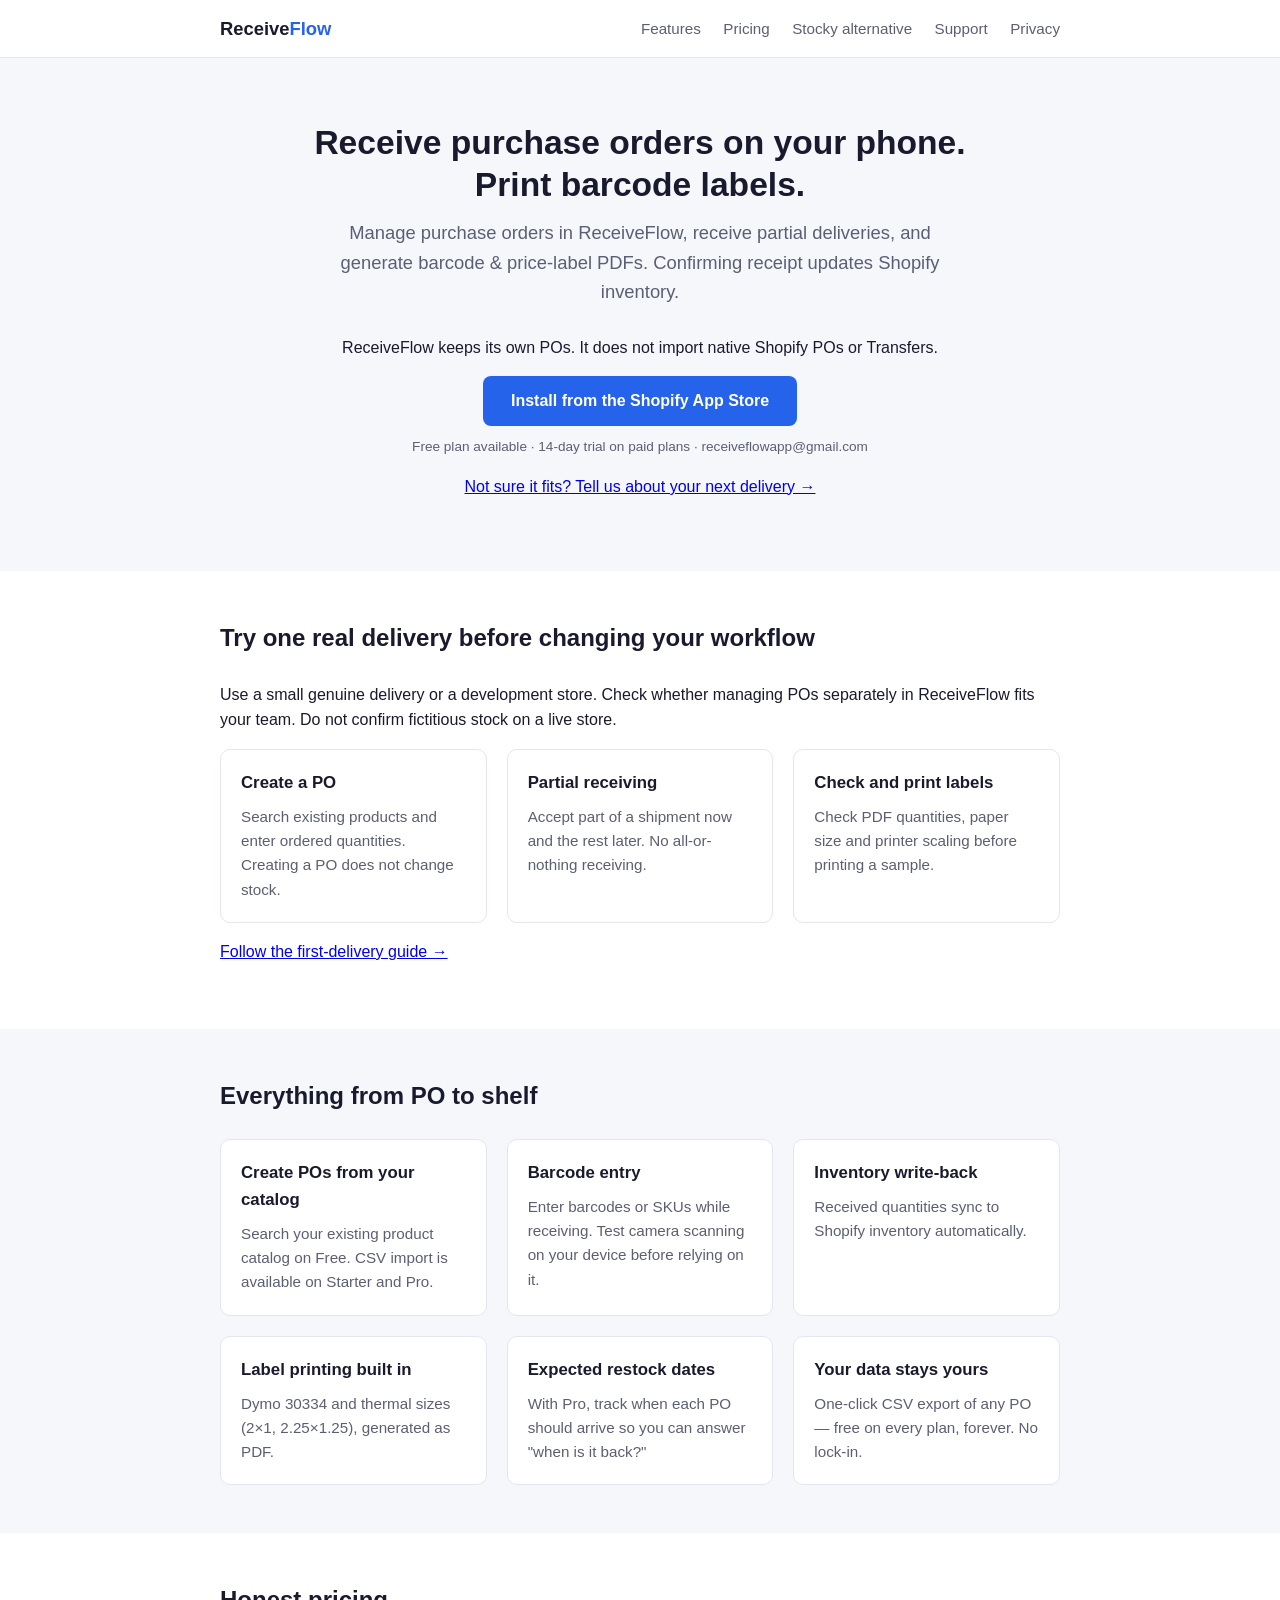
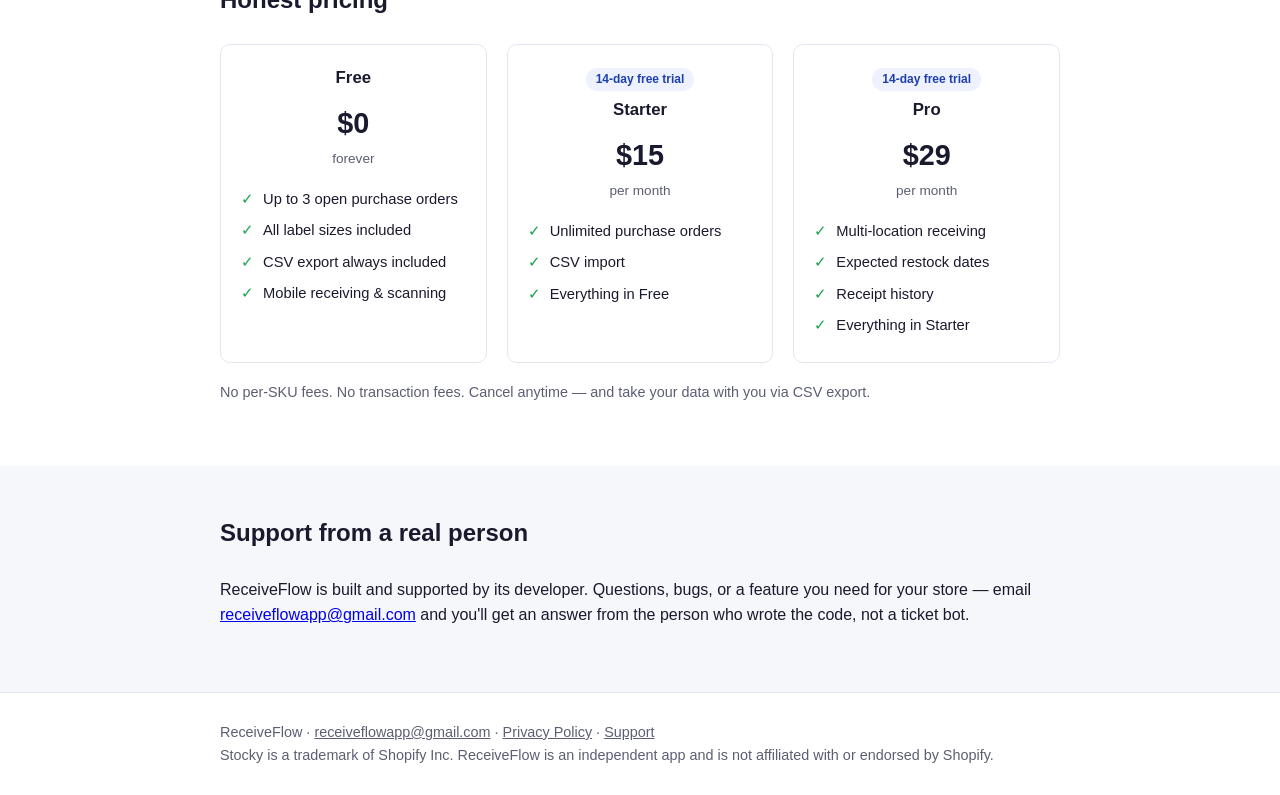
<file: index.html>
<!DOCTYPE html>
<html lang="en">
<head>
<meta charset="UTF-8">
<meta name="viewport" content="width=device-width, initial-scale=1">
<title>ReceiveFlow — Receive purchase orders on your phone and print labels</title>
<meta name="description" content="Manage purchase orders in ReceiveFlow, receive partial deliveries, update Shopify inventory and generate barcode and price-label PDFs.">
<meta name="google-site-verification" content="Xx1z3ZHEzv8lquo427c_LT-HET4gWp7_pUVTdjHYZiM" />
<link rel="stylesheet" href="style.css">
<link rel="canonical" href="https://haruumi1.github.io/receiveflow/">
</head>
<body>

<header class="site">
  <div class="wrap">
    <a class="brand" href="./">Receive<span>Flow</span></a>
    <nav class="site">
      <a href="#features">Features</a>
      <a href="#pricing">Pricing</a>
      <a href="stocky-alternative.html">Stocky alternative</a>
      <a href="support.html">Support</a>
      <a href="privacy.html">Privacy</a>
    </nav>
  </div>
</header>

<div class="hero">
  <div class="wrap">
    <h1>Receive purchase orders on your phone.<br>Print barcode labels.</h1>
    <p class="lead">Manage purchase orders in ReceiveFlow, receive partial deliveries,
    and generate barcode &amp; price-label PDFs. Confirming receipt updates Shopify inventory.</p>
    <p>ReceiveFlow keeps its own POs. It does not import native Shopify POs or Transfers.</p>
    <a class="cta" href="https://apps.shopify.com/receiveflow">Install from the Shopify App Store</a>
    <p class="cta-note">Free plan available · 14-day trial on paid plans · receiveflowapp@gmail.com</p>
    <p><a href="support.html#workflow-fit">Not sure it fits? Tell us about your next delivery →</a></p>
  </div>
</div>

<section id="stocky">
  <div class="wrap">
    <h2>Try one real delivery before changing your workflow</h2>
    <p>Use a small genuine delivery or a development store. Check whether managing POs separately
    in ReceiveFlow fits your team. Do not confirm fictitious stock on a live store.</p>
    <div class="grid">
      <div class="card"><h3>Create a PO</h3><p>Search existing products and enter ordered quantities. Creating a PO does not change stock.</p></div>
      <div class="card"><h3>Partial receiving</h3><p>Accept part of a shipment now and the rest later. No all-or-nothing receiving.</p></div>
      <div class="card"><h3>Check and print labels</h3><p>Check PDF quantities, paper size and printer scaling before printing a sample.</p></div>
    </div>
    <p><a href="quickstart.html">Follow the first-delivery guide →</a></p>
  </div>
</section>

<section class="alt" id="features">
  <div class="wrap">
    <h2>Everything from PO to shelf</h2>
    <div class="grid">
      <div class="card"><h3>Create POs from your catalog</h3><p>Search your existing product catalog on Free. CSV import is available on Starter and Pro.</p></div>
      <div class="card"><h3>Barcode entry</h3><p>Enter barcodes or SKUs while receiving. Test camera scanning on your device before relying on it.</p></div>
      <div class="card"><h3>Inventory write-back</h3><p>Received quantities sync to Shopify inventory automatically.</p></div>
      <div class="card"><h3>Label printing built in</h3><p>Dymo 30334 and thermal sizes (2&times;1, 2.25&times;1.25), generated as PDF.</p></div>
      <div class="card"><h3>Expected restock dates</h3><p>With Pro, track when each PO should arrive so you can answer "when is it back?"</p></div>
      <div class="card"><h3>Your data stays yours</h3><p>One-click CSV export of any PO — free on every plan, forever. No lock-in.</p></div>
    </div>
  </div>
</section>

<section id="pricing">
  <div class="wrap">
    <h2>Honest pricing</h2>
    <div class="grid pricing">
      <div class="card">
        <h3>Free</h3>
        <div class="price">$0</div>
        <div class="per">forever</div>
        <ul>
          <li>Up to 3 open purchase orders</li>
          <li>All label sizes included</li>
          <li>CSV export always included</li>
          <li>Mobile receiving &amp; scanning</li>
        </ul>
      </div>
      <div class="card">
        <span class="badge">14-day free trial</span>
        <h3>Starter</h3>
        <div class="price">$15</div>
        <div class="per">per month</div>
        <ul>
          <li>Unlimited purchase orders</li>
          <li>CSV import</li>
          <li>Everything in Free</li>
        </ul>
      </div>
      <div class="card">
        <span class="badge">14-day free trial</span>
        <h3>Pro</h3>
        <div class="price">$29</div>
        <div class="per">per month</div>
        <ul>
          <li>Multi-location receiving</li>
          <li>Expected restock dates</li>
          <li>Receipt history</li>
          <li>Everything in Starter</li>
        </ul>
      </div>
    </div>
    <p style="color:var(--muted); font-size:0.9rem; margin-top:18px;">
      No per-SKU fees. No transaction fees. Cancel anytime — and take your data with you via CSV export.
    </p>
  </div>
</section>

<section class="alt">
  <div class="wrap">
    <h2>Support from a real person</h2>
    <p>ReceiveFlow is built and supported by its developer. Questions, bugs, or a feature you need
    for your store — email <a href="mailto:receiveflowapp@gmail.com">receiveflowapp@gmail.com</a>
    and you'll get an answer from the person who wrote the code, not a ticket bot.</p>
  </div>
</section>

<footer class="site">
  <div class="wrap">
    ReceiveFlow · <a href="mailto:receiveflowapp@gmail.com">receiveflowapp@gmail.com</a> ·
    <a href="privacy.html">Privacy Policy</a> · <a href="support.html">Support</a><br>
    Stocky is a trademark of Shopify Inc. ReceiveFlow is an independent app and is not affiliated with or endorsed by Shopify.
  </div>
</footer>

</body>
</html>
</file>
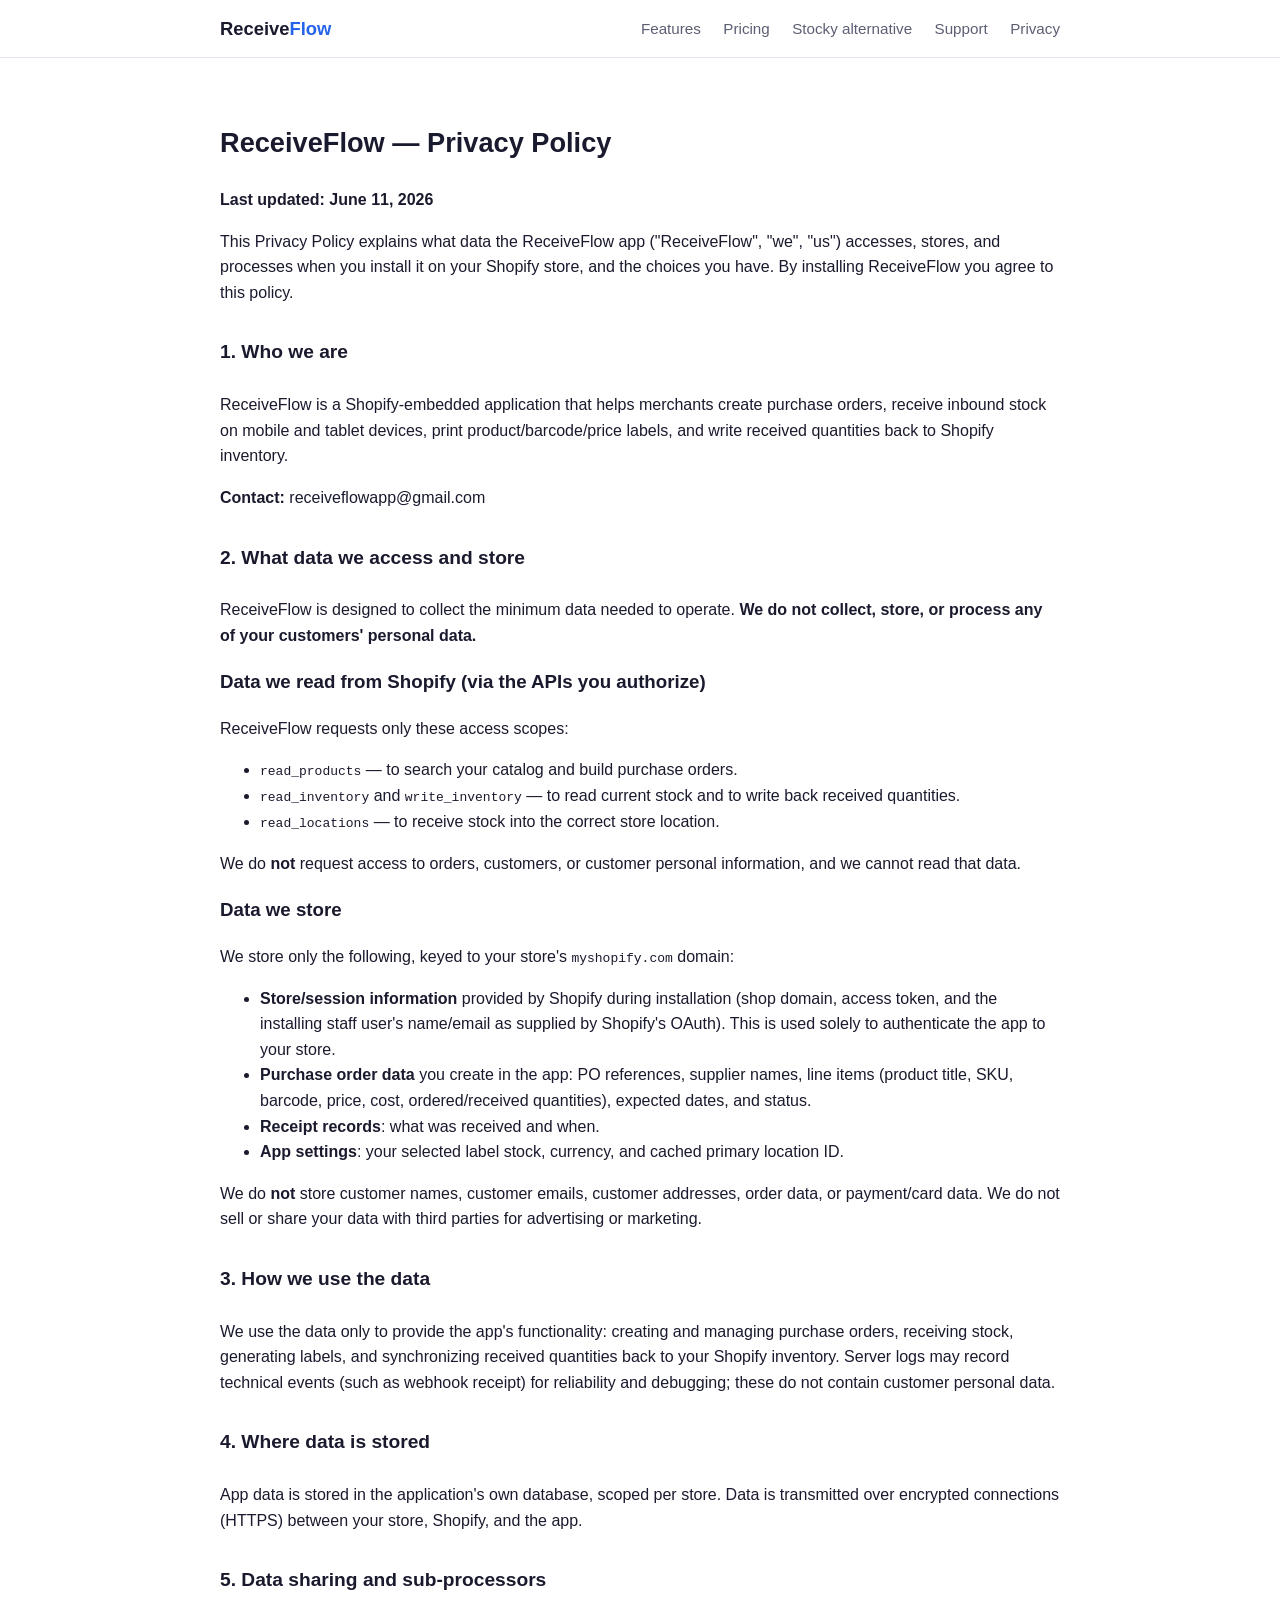
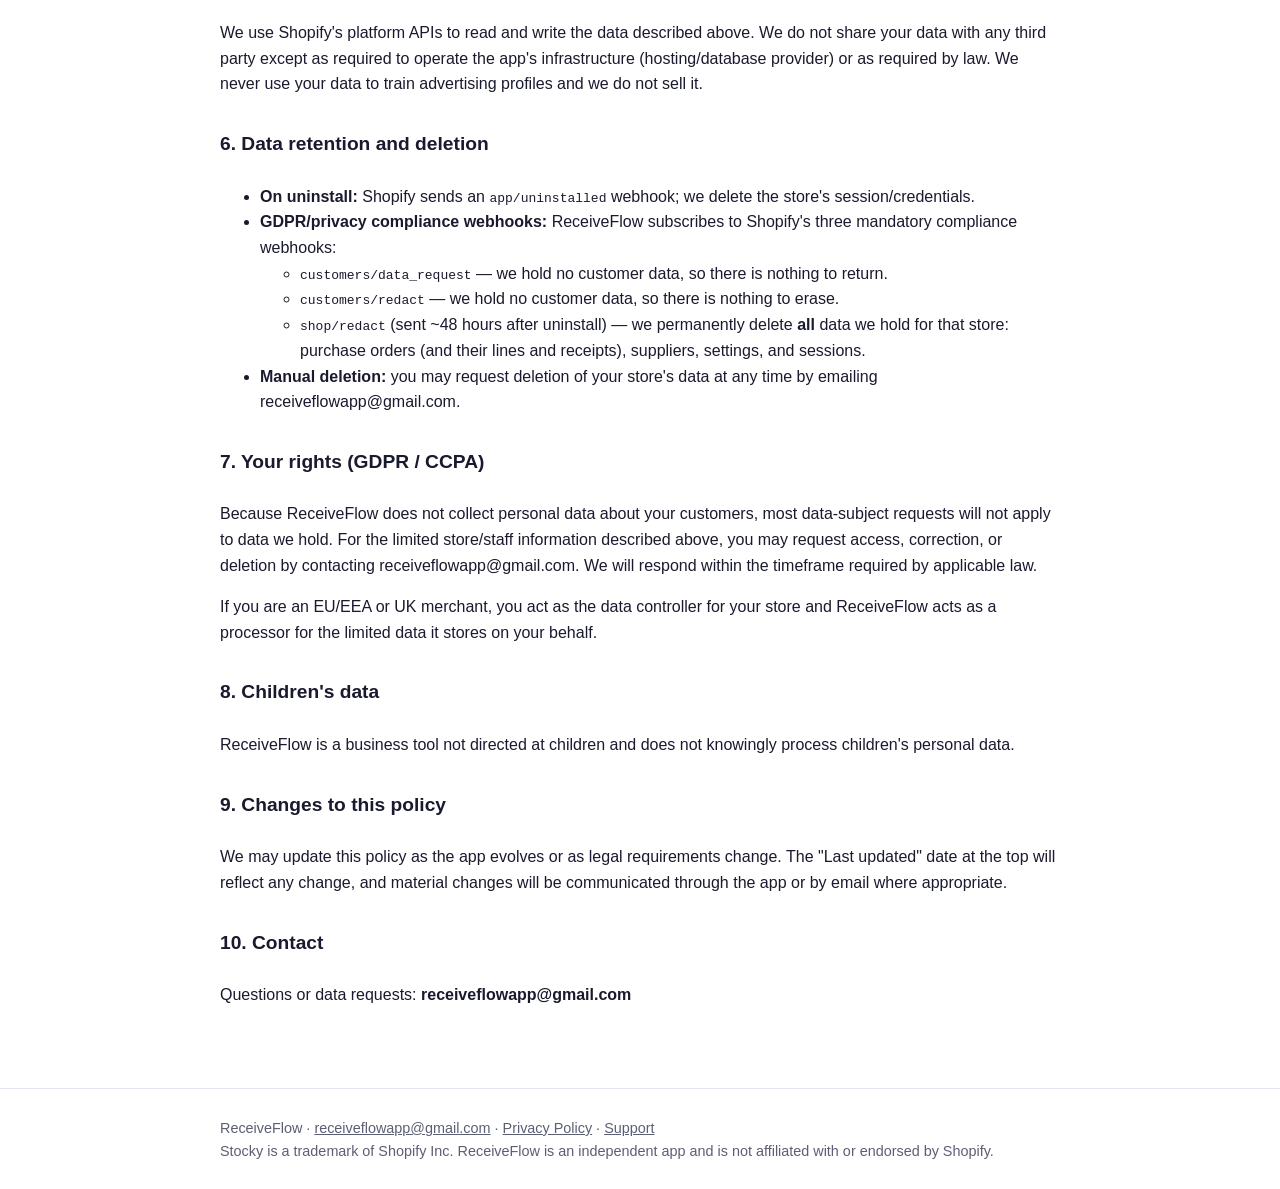
<file: privacy.html>
<!DOCTYPE html>
<html lang="en">
<head>
<meta charset="UTF-8">
<meta name="viewport" content="width=device-width, initial-scale=1">
<title>Privacy Policy — ReceiveFlow</title>
<meta name="description" content="ReceiveFlow privacy policy: what data the app accesses and stores, and how it is deleted.">
<link rel="stylesheet" href="style.css">
<link rel="canonical" href="https://haruumi1.github.io/receiveflow/privacy.html">
</head>
<body>

<header class="site">
  <div class="wrap">
    <a class="brand" href="./">Receive<span>Flow</span></a>
    <nav class="site">
      <a href="index.html#features">Features</a>
      <a href="index.html#pricing">Pricing</a>
      <a href="stocky-alternative.html">Stocky alternative</a>
      <a href="support.html">Support</a>
      <a href="privacy.html">Privacy</a>
    </nav>
  </div>
</header>

<article class="legal">
<div class="wrap">

<h1>ReceiveFlow — Privacy Policy</h1>
<p><strong>Last updated: June 11, 2026</strong></p>

<p>This Privacy Policy explains what data the ReceiveFlow app ("ReceiveFlow", "we", "us")
accesses, stores, and processes when you install it on your Shopify store, and the choices
you have. By installing ReceiveFlow you agree to this policy.</p>

<h2>1. Who we are</h2>
<p>ReceiveFlow is a Shopify-embedded application that helps merchants create purchase orders,
receive inbound stock on mobile and tablet devices, print product/barcode/price labels, and
write received quantities back to Shopify inventory.</p>
<p><strong>Contact:</strong> receiveflowapp@gmail.com</p>

<h2>2. What data we access and store</h2>
<p>ReceiveFlow is designed to collect the minimum data needed to operate.
<strong>We do not collect, store, or process any of your customers' personal data.</strong></p>

<h3>Data we read from Shopify (via the APIs you authorize)</h3>
<p>ReceiveFlow requests only these access scopes:</p>
<ul>
  <li><code>read_products</code> — to search your catalog and build purchase orders.</li>
  <li><code>read_inventory</code> and <code>write_inventory</code> — to read current stock and to write back received quantities.</li>
  <li><code>read_locations</code> — to receive stock into the correct store location.</li>
</ul>
<p>We do <strong>not</strong> request access to orders, customers, or customer personal
information, and we cannot read that data.</p>

<h3>Data we store</h3>
<p>We store only the following, keyed to your store's <code>myshopify.com</code> domain:</p>
<ul>
  <li><strong>Store/session information</strong> provided by Shopify during installation
  (shop domain, access token, and the installing staff user's name/email as supplied by
  Shopify's OAuth). This is used solely to authenticate the app to your store.</li>
  <li><strong>Purchase order data</strong> you create in the app: PO references, supplier names,
  line items (product title, SKU, barcode, price, cost, ordered/received quantities),
  expected dates, and status.</li>
  <li><strong>Receipt records</strong>: what was received and when.</li>
  <li><strong>App settings</strong>: your selected label stock, currency, and cached primary
  location ID.</li>
</ul>
<p>We do <strong>not</strong> store customer names, customer emails, customer addresses,
order data, or payment/card data. We do not sell or share your data with third parties for
advertising or marketing.</p>

<h2>3. How we use the data</h2>
<p>We use the data only to provide the app's functionality: creating and managing purchase
orders, receiving stock, generating labels, and synchronizing received quantities back to
your Shopify inventory. Server logs may record technical events (such as webhook receipt)
for reliability and debugging; these do not contain customer personal data.</p>

<h2>4. Where data is stored</h2>
<p>App data is stored in the application's own database, scoped per store. Data is
transmitted over encrypted connections (HTTPS) between your store, Shopify, and the app.</p>

<h2>5. Data sharing and sub-processors</h2>
<p>We use Shopify's platform APIs to read and write the data described above. We do not
share your data with any third party except as required to operate the app's infrastructure
(hosting/database provider) or as required by law. We never use your data to train
advertising profiles and we do not sell it.</p>

<h2>6. Data retention and deletion</h2>
<ul>
  <li><strong>On uninstall:</strong> Shopify sends an <code>app/uninstalled</code> webhook;
  we delete the store's session/credentials.</li>
  <li><strong>GDPR/privacy compliance webhooks:</strong> ReceiveFlow subscribes to Shopify's
  three mandatory compliance webhooks:
    <ul>
      <li><code>customers/data_request</code> — we hold no customer data, so there is nothing to return.</li>
      <li><code>customers/redact</code> — we hold no customer data, so there is nothing to erase.</li>
      <li><code>shop/redact</code> (sent ~48 hours after uninstall) — we permanently delete
      <strong>all</strong> data we hold for that store: purchase orders (and their lines and
      receipts), suppliers, settings, and sessions.</li>
    </ul>
  </li>
  <li><strong>Manual deletion:</strong> you may request deletion of your store's data at any
  time by emailing receiveflowapp@gmail.com.</li>
</ul>

<h2>7. Your rights (GDPR / CCPA)</h2>
<p>Because ReceiveFlow does not collect personal data about your customers, most data-subject
requests will not apply to data we hold. For the limited store/staff information described
above, you may request access, correction, or deletion by contacting
receiveflowapp@gmail.com. We will respond within the timeframe required by applicable law.</p>
<p>If you are an EU/EEA or UK merchant, you act as the data controller for your store and
ReceiveFlow acts as a processor for the limited data it stores on your behalf.</p>

<h2>8. Children's data</h2>
<p>ReceiveFlow is a business tool not directed at children and does not knowingly process
children's personal data.</p>

<h2>9. Changes to this policy</h2>
<p>We may update this policy as the app evolves or as legal requirements change. The
"Last updated" date at the top will reflect any change, and material changes will be
communicated through the app or by email where appropriate.</p>

<h2>10. Contact</h2>
<p>Questions or data requests: <strong>receiveflowapp@gmail.com</strong></p>

</div>
</article>

<footer class="site">
  <div class="wrap">
    ReceiveFlow · <a href="mailto:receiveflowapp@gmail.com">receiveflowapp@gmail.com</a> ·
    <a href="privacy.html">Privacy Policy</a> · <a href="support.html">Support</a><br>
    Stocky is a trademark of Shopify Inc. ReceiveFlow is an independent app and is not affiliated with or endorsed by Shopify.
  </div>
</footer>

</body>
</html>
</file>
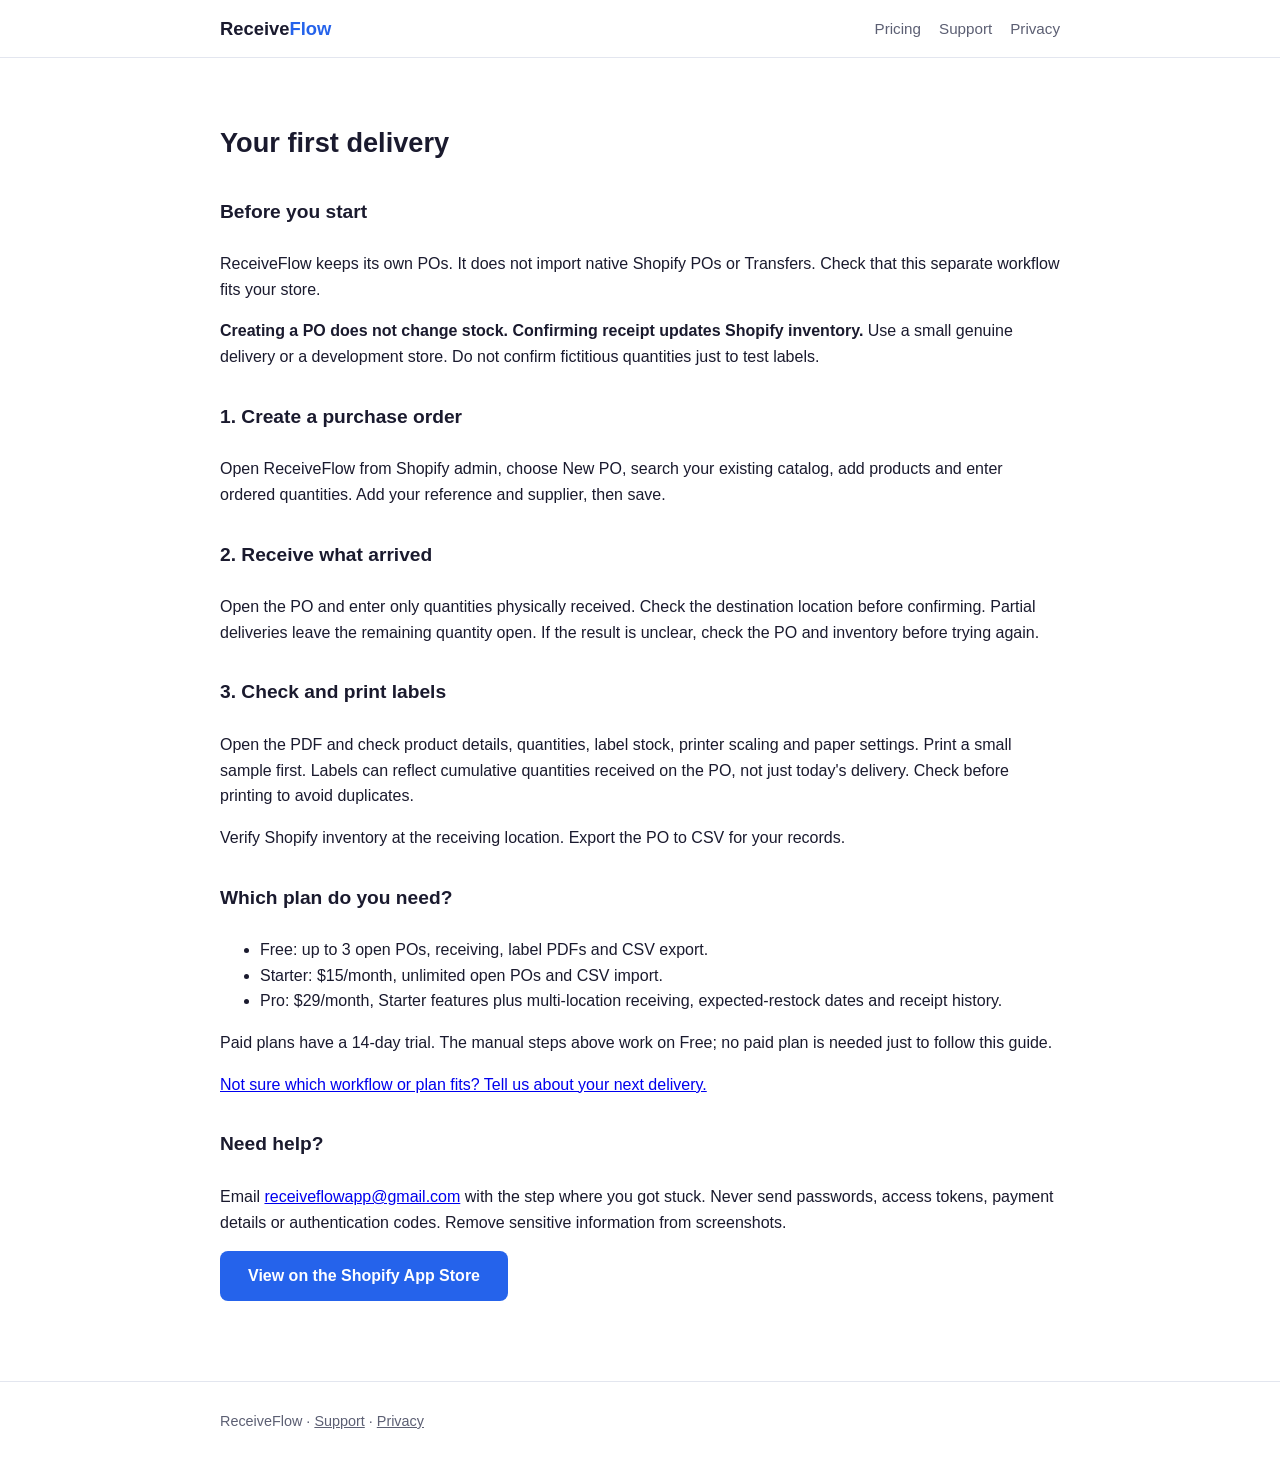
<file: quickstart.html>
<!DOCTYPE html>
<html lang="en">
<head>
<meta charset="UTF-8"><meta name="viewport" content="width=device-width, initial-scale=1">
<title>Your first delivery | ReceiveFlow</title>
<meta name="description" content="Create a PO, receive a real delivery, check inventory and print label PDFs. Includes inventory and printing precautions.">
<link rel="stylesheet" href="style.css"><link rel="canonical" href="https://haruumi1.github.io/receiveflow/quickstart.html">
</head><body>
<header class="site"><div class="wrap"><a class="brand" href="./">Receive<span>Flow</span></a><nav class="site"><a href="index.html#pricing">Pricing</a><a href="support.html">Support</a><a href="privacy.html">Privacy</a></nav></div></header>
<article class="legal"><div class="wrap">
<h1>Your first delivery</h1>
<h2>Before you start</h2>
<p>ReceiveFlow keeps its own POs. It does not import native Shopify POs or Transfers. Check that this separate workflow fits your store.</p>
<p><strong>Creating a PO does not change stock. Confirming receipt updates Shopify inventory.</strong> Use a small genuine delivery or a development store. Do not confirm fictitious quantities just to test labels.</p>
<h2>1. Create a purchase order</h2>
<p>Open ReceiveFlow from Shopify admin, choose New PO, search your existing catalog, add products and enter ordered quantities. Add your reference and supplier, then save.</p>
<h2>2. Receive what arrived</h2>
<p>Open the PO and enter only quantities physically received. Check the destination location before confirming. Partial deliveries leave the remaining quantity open. If the result is unclear, check the PO and inventory before trying again.</p>
<h2>3. Check and print labels</h2>
<p>Open the PDF and check product details, quantities, label stock, printer scaling and paper settings. Print a small sample first. Labels can reflect cumulative quantities received on the PO, not just today's delivery. Check before printing to avoid duplicates.</p>
<p>Verify Shopify inventory at the receiving location. Export the PO to CSV for your records.</p>
<h2>Which plan do you need?</h2>
<ul><li>Free: up to 3 open POs, receiving, label PDFs and CSV export.</li><li>Starter: $15/month, unlimited open POs and CSV import.</li><li>Pro: $29/month, Starter features plus multi-location receiving, expected-restock dates and receipt history.</li></ul>
<p>Paid plans have a 14-day trial. The manual steps above work on Free; no paid plan is needed just to follow this guide.</p>
<p><a href="support.html#workflow-fit">Not sure which workflow or plan fits? Tell us about your next delivery.</a></p>
<h2>Need help?</h2>
<p>Email <a href="mailto:receiveflowapp@gmail.com">receiveflowapp@gmail.com</a> with the step where you got stuck. Never send passwords, access tokens, payment details or authentication codes. Remove sensitive information from screenshots.</p>
<p><a class="cta" href="https://apps.shopify.com/receiveflow">View on the Shopify App Store</a></p>
</div></article><footer class="site"><div class="wrap">ReceiveFlow · <a href="support.html">Support</a> · <a href="privacy.html">Privacy</a></div></footer>
</body></html>
</file>
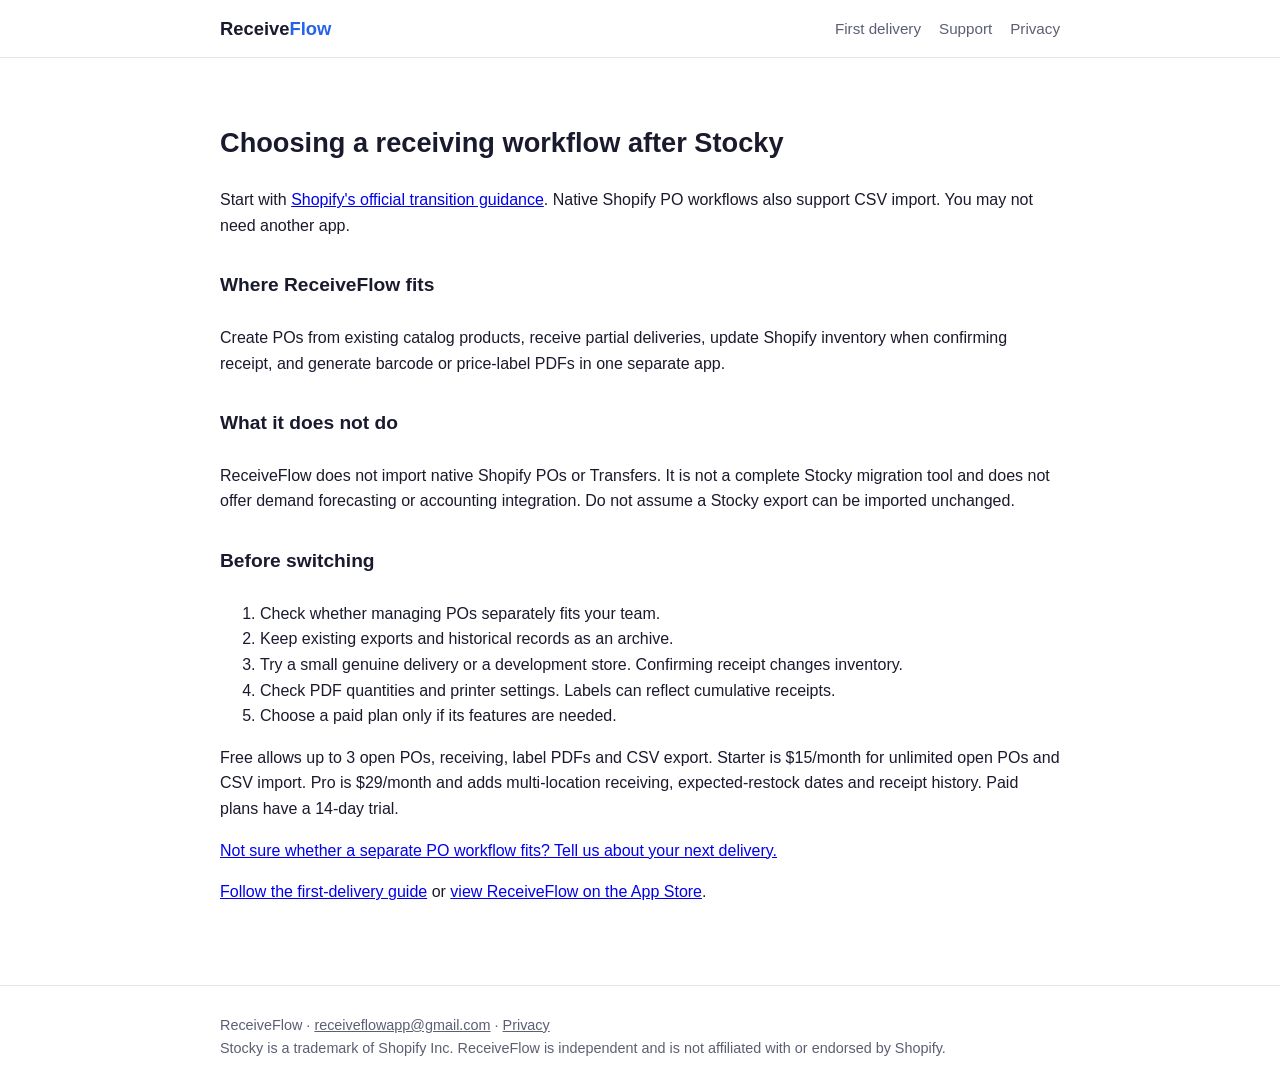
<file: stocky-alternative.html>
<!DOCTYPE html>
<html lang="en"><head>
<meta charset="UTF-8"><meta name="viewport" content="width=device-width, initial-scale=1">
<title>Choosing a receiving workflow after Stocky | ReceiveFlow</title>
<meta name="description" content="Understand ReceiveFlow's separate purchase orders, partial receiving and label PDFs before changing your receiving workflow.">
<link rel="stylesheet" href="style.css"><link rel="canonical" href="https://haruumi1.github.io/receiveflow/stocky-alternative.html">
</head><body>
<header class="site"><div class="wrap"><a class="brand" href="./">Receive<span>Flow</span></a><nav class="site"><a href="quickstart.html">First delivery</a><a href="support.html">Support</a><a href="privacy.html">Privacy</a></nav></div></header>
<article class="legal"><div class="wrap">
<h1>Choosing a receiving workflow after Stocky</h1>
<p>Start with <a href="https://help.shopify.com/en/manual/products/inventory/transitioning-from-stocky">Shopify's official transition guidance</a>. Native Shopify PO workflows also support CSV import. You may not need another app.</p>
<h2>Where ReceiveFlow fits</h2>
<p>Create POs from existing catalog products, receive partial deliveries, update Shopify inventory when confirming receipt, and generate barcode or price-label PDFs in one separate app.</p>
<h2>What it does not do</h2>
<p>ReceiveFlow does not import native Shopify POs or Transfers. It is not a complete Stocky migration tool and does not offer demand forecasting or accounting integration. Do not assume a Stocky export can be imported unchanged.</p>
<h2>Before switching</h2>
<ol><li>Check whether managing POs separately fits your team.</li><li>Keep existing exports and historical records as an archive.</li><li>Try a small genuine delivery or a development store. Confirming receipt changes inventory.</li><li>Check PDF quantities and printer settings. Labels can reflect cumulative receipts.</li><li>Choose a paid plan only if its features are needed.</li></ol>
<p>Free allows up to 3 open POs, receiving, label PDFs and CSV export. Starter is $15/month for unlimited open POs and CSV import. Pro is $29/month and adds multi-location receiving, expected-restock dates and receipt history. Paid plans have a 14-day trial.</p>
<p><a href="support.html#workflow-fit">Not sure whether a separate PO workflow fits? Tell us about your next delivery.</a></p>
<p><a href="quickstart.html">Follow the first-delivery guide</a> or <a href="https://apps.shopify.com/receiveflow">view ReceiveFlow on the App Store</a>.</p>
</div></article><footer class="site"><div class="wrap">ReceiveFlow · <a href="mailto:receiveflowapp@gmail.com">receiveflowapp@gmail.com</a> · <a href="privacy.html">Privacy</a><br>Stocky is a trademark of Shopify Inc. ReceiveFlow is independent and is not affiliated with or endorsed by Shopify.</div></footer>
</body></html>
</file>
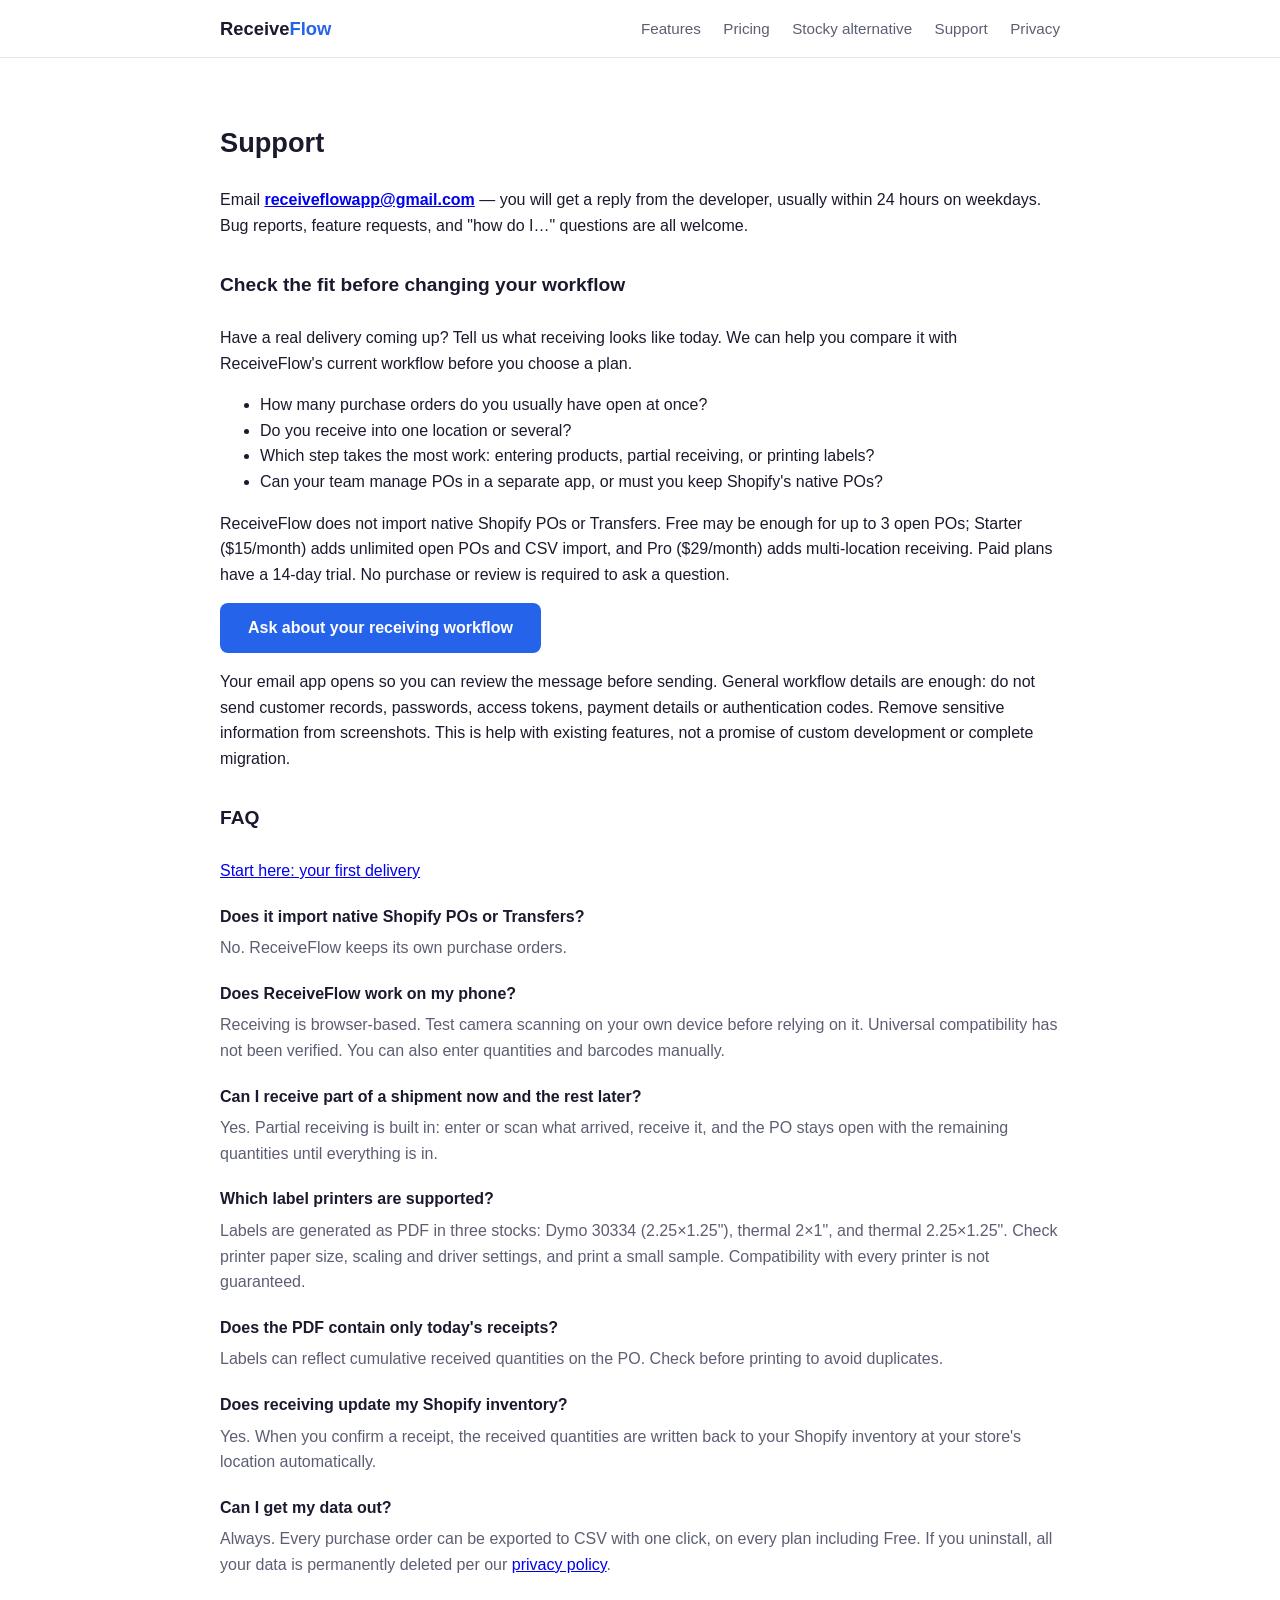
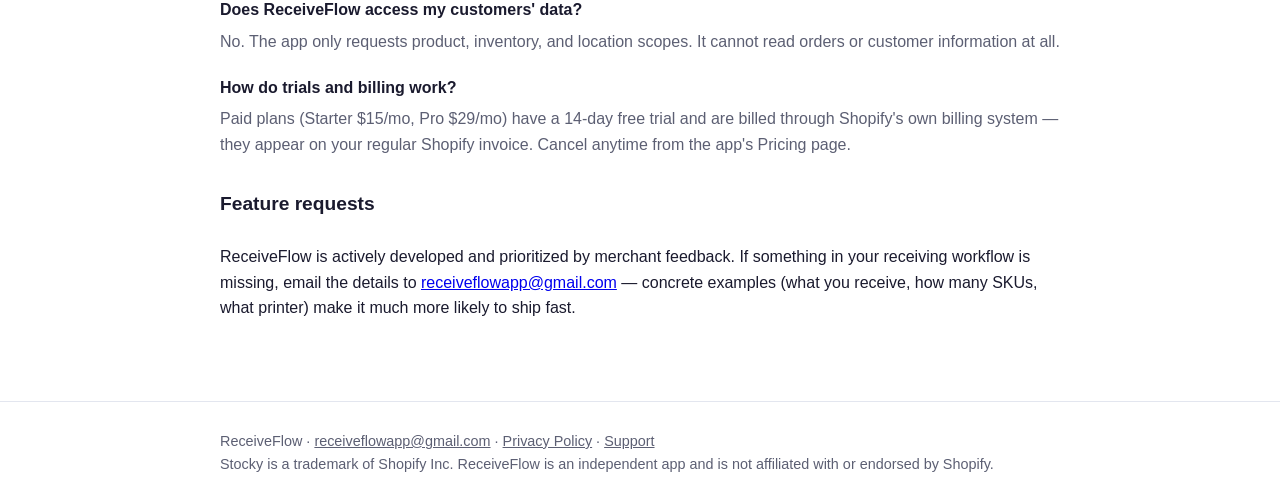
<file: support.html>
<!DOCTYPE html>
<html lang="en">
<head>
<meta charset="UTF-8">
<meta name="viewport" content="width=device-width, initial-scale=1">
<title>Support — ReceiveFlow</title>
<meta name="description" content="ReceiveFlow support: contact, FAQ, and how to get help with purchase orders, receiving, and labels.">
<link rel="stylesheet" href="style.css">
<link rel="canonical" href="https://haruumi1.github.io/receiveflow/support.html">
</head>
<body>

<header class="site">
  <div class="wrap">
    <a class="brand" href="./">Receive<span>Flow</span></a>
    <nav class="site">
      <a href="index.html#features">Features</a>
      <a href="index.html#pricing">Pricing</a>
      <a href="stocky-alternative.html">Stocky alternative</a>
      <a href="support.html">Support</a>
      <a href="privacy.html">Privacy</a>
    </nav>
  </div>
</header>

<article class="legal">
<div class="wrap">

<h1>Support</h1>
<p>Email <a href="mailto:receiveflowapp@gmail.com"><strong>receiveflowapp@gmail.com</strong></a>
— you will get a reply from the developer, usually within 24 hours on weekdays.
Bug reports, feature requests, and "how do I…" questions are all welcome.</p>

<h2 id="workflow-fit">Check the fit before changing your workflow</h2>
<p>Have a real delivery coming up? Tell us what receiving looks like today. We can help you
compare it with ReceiveFlow's current workflow before you choose a plan.</p>
<ul>
  <li>How many purchase orders do you usually have open at once?</li>
  <li>Do you receive into one location or several?</li>
  <li>Which step takes the most work: entering products, partial receiving, or printing labels?</li>
  <li>Can your team manage POs in a separate app, or must you keep Shopify's native POs?</li>
</ul>
<p>ReceiveFlow does not import native Shopify POs or Transfers. Free may be enough for up to
3 open POs; Starter ($15/month) adds unlimited open POs and CSV import, and Pro ($29/month)
adds multi-location receiving. Paid plans have a 14-day trial. No purchase or review is
required to ask a question.</p>
<p><a class="cta" href="mailto:receiveflowapp@gmail.com?subject=ReceiveFlow%20workflow%20fit%20check">Ask about your receiving workflow</a></p>
<p>Your email app opens so you can review the message before sending. General workflow
details are enough: do not send customer records, passwords, access tokens, payment details
or authentication codes. Remove sensitive information from screenshots. This is help with
existing features, not a promise of custom development or complete migration.</p>

<h2>FAQ</h2>
<p><a href="quickstart.html">Start here: your first delivery</a></p>
<dl class="faq">
  <dt>Does it import native Shopify POs or Transfers?</dt>
  <dd>No. ReceiveFlow keeps its own purchase orders.</dd>
  <dt>Does ReceiveFlow work on my phone?</dt>
  <dd>Receiving is browser-based. Test camera scanning on your own device before relying on it.
  Universal compatibility has not been verified. You can also enter quantities and barcodes manually.</dd>

  <dt>Can I receive part of a shipment now and the rest later?</dt>
  <dd>Yes. Partial receiving is built in: enter or scan what arrived, receive it, and the
  PO stays open with the remaining quantities until everything is in.</dd>

  <dt>Which label printers are supported?</dt>
  <dd>Labels are generated as PDF in three stocks: Dymo 30334 (2.25&times;1.25"),
  thermal 2&times;1", and thermal 2.25&times;1.25". Check printer paper size, scaling and driver
  settings, and print a small sample. Compatibility with every printer is not guaranteed.</dd>
  <dt>Does the PDF contain only today's receipts?</dt>
  <dd>Labels can reflect cumulative received quantities on the PO. Check before printing to avoid duplicates.</dd>

  <dt>Does receiving update my Shopify inventory?</dt>
  <dd>Yes. When you confirm a receipt, the received quantities are written back to your
  Shopify inventory at your store's location automatically.</dd>

  <dt>Can I get my data out?</dt>
  <dd>Always. Every purchase order can be exported to CSV with one click, on every plan
  including Free. If you uninstall, all your data is permanently deleted per our
  <a href="privacy.html">privacy policy</a>.</dd>

  <dt>Does ReceiveFlow access my customers' data?</dt>
  <dd>No. The app only requests product, inventory, and location scopes. It cannot read
  orders or customer information at all.</dd>

  <dt>How do trials and billing work?</dt>
  <dd>Paid plans (Starter $15/mo, Pro $29/mo) have a 14-day free trial and are billed
  through Shopify's own billing system — they appear on your regular Shopify invoice.
  Cancel anytime from the app's Pricing page.</dd>
</dl>

<h2>Feature requests</h2>
<p>ReceiveFlow is actively developed and prioritized by merchant feedback. If something in
your receiving workflow is missing, email the details to
<a href="mailto:receiveflowapp@gmail.com">receiveflowapp@gmail.com</a> — concrete examples
(what you receive, how many SKUs, what printer) make it much more likely to ship fast.</p>

</div>
</article>

<footer class="site">
  <div class="wrap">
    ReceiveFlow · <a href="mailto:receiveflowapp@gmail.com">receiveflowapp@gmail.com</a> ·
    <a href="privacy.html">Privacy Policy</a> · <a href="support.html">Support</a><br>
    Stocky is a trademark of Shopify Inc. ReceiveFlow is an independent app and is not affiliated with or endorsed by Shopify.
  </div>
</footer>

</body>
</html>
</file>
<file: style.css>
:root {
  --ink: #1a1a2e;
  --muted: #5c5f73;
  --accent: #2563eb;
  --accent-dark: #1e40af;
  --bg: #ffffff;
  --bg-soft: #f5f7fb;
  --border: #e3e6ef;
  --ok: #16a34a;
}
* { box-sizing: border-box; }
body {
  margin: 0;
  font-family: -apple-system, BlinkMacSystemFont, "Segoe UI", Roboto, Helvetica, Arial, sans-serif;
  color: var(--ink);
  background: var(--bg);
  line-height: 1.6;
}
.wrap { max-width: 880px; margin: 0 auto; padding: 0 20px; }
header.site {
  border-bottom: 1px solid var(--border);
  background: var(--bg);
}
header.site .wrap {
  display: flex; align-items: center; justify-content: space-between;
  padding-top: 14px; padding-bottom: 14px;
}
.brand { font-weight: 700; font-size: 1.15rem; text-decoration: none; color: var(--ink); }
.brand span { color: var(--accent); }
nav.site a { margin-left: 18px; text-decoration: none; color: var(--muted); font-size: 0.95rem; }
nav.site a:hover { color: var(--ink); }
.hero { background: var(--bg-soft); padding: 64px 0 56px; text-align: center; }
.hero h1 { font-size: 2.1rem; margin: 0 0 12px; line-height: 1.25; }
.hero p.lead { font-size: 1.15rem; color: var(--muted); max-width: 640px; margin: 0 auto 28px; }
.cta {
  display: inline-block; background: var(--accent); color: #fff; text-decoration: none;
  padding: 12px 28px; border-radius: 8px; font-weight: 600;
}
.cta:hover { background: var(--accent-dark); }
.cta-note { font-size: 0.85rem; color: var(--muted); margin-top: 10px; }
section { padding: 48px 0; }
section.alt { background: var(--bg-soft); }
h2 { font-size: 1.5rem; margin: 0 0 24px; }
.grid { display: grid; grid-template-columns: repeat(auto-fit, minmax(240px, 1fr)); gap: 20px; }
.card {
  background: var(--bg); border: 1px solid var(--border); border-radius: 10px; padding: 20px;
}
.card h3 { margin: 0 0 8px; font-size: 1.05rem; }
.card p { margin: 0; color: var(--muted); font-size: 0.95rem; }
.pricing .card { text-align: center; }
.pricing .price { font-size: 1.8rem; font-weight: 700; margin: 6px 0 2px; }
.pricing .per { color: var(--muted); font-size: 0.85rem; }
.pricing ul { list-style: none; padding: 0; margin: 14px 0 0; text-align: left; font-size: 0.92rem; }
.pricing li { padding: 4px 0 4px 22px; position: relative; }
.pricing li::before { content: "✓"; color: var(--ok); position: absolute; left: 0; }
.badge {
  display: inline-block; background: #eef2ff; color: var(--accent-dark);
  font-size: 0.75rem; font-weight: 600; padding: 2px 10px; border-radius: 999px;
  margin-bottom: 6px;
}
footer.site {
  border-top: 1px solid var(--border); padding: 28px 0; color: var(--muted); font-size: 0.9rem;
}
footer.site a { color: var(--muted); }
article.legal h1 { font-size: 1.7rem; }
article.legal h2 { font-size: 1.2rem; margin-top: 32px; }
article.legal { padding: 40px 0 64px; }
table { border-collapse: collapse; width: 100%; margin: 16px 0; }
th, td { border: 1px solid var(--border); padding: 8px 12px; text-align: left; font-size: 0.95rem; }
th { background: var(--bg-soft); }
.faq dt { font-weight: 600; margin-top: 20px; }
.faq dd { margin: 6px 0 0; color: var(--muted); }
@media (max-width: 600px) {
  header.site .wrap { flex-wrap: wrap; gap: 12px; }
  nav.site { display: flex; flex-wrap: wrap; gap: 8px 12px; }
  .hero h1 { font-size: 1.6rem; }
  nav.site a { margin-left: 12px; font-size: 0.85rem; }
}
</file>
